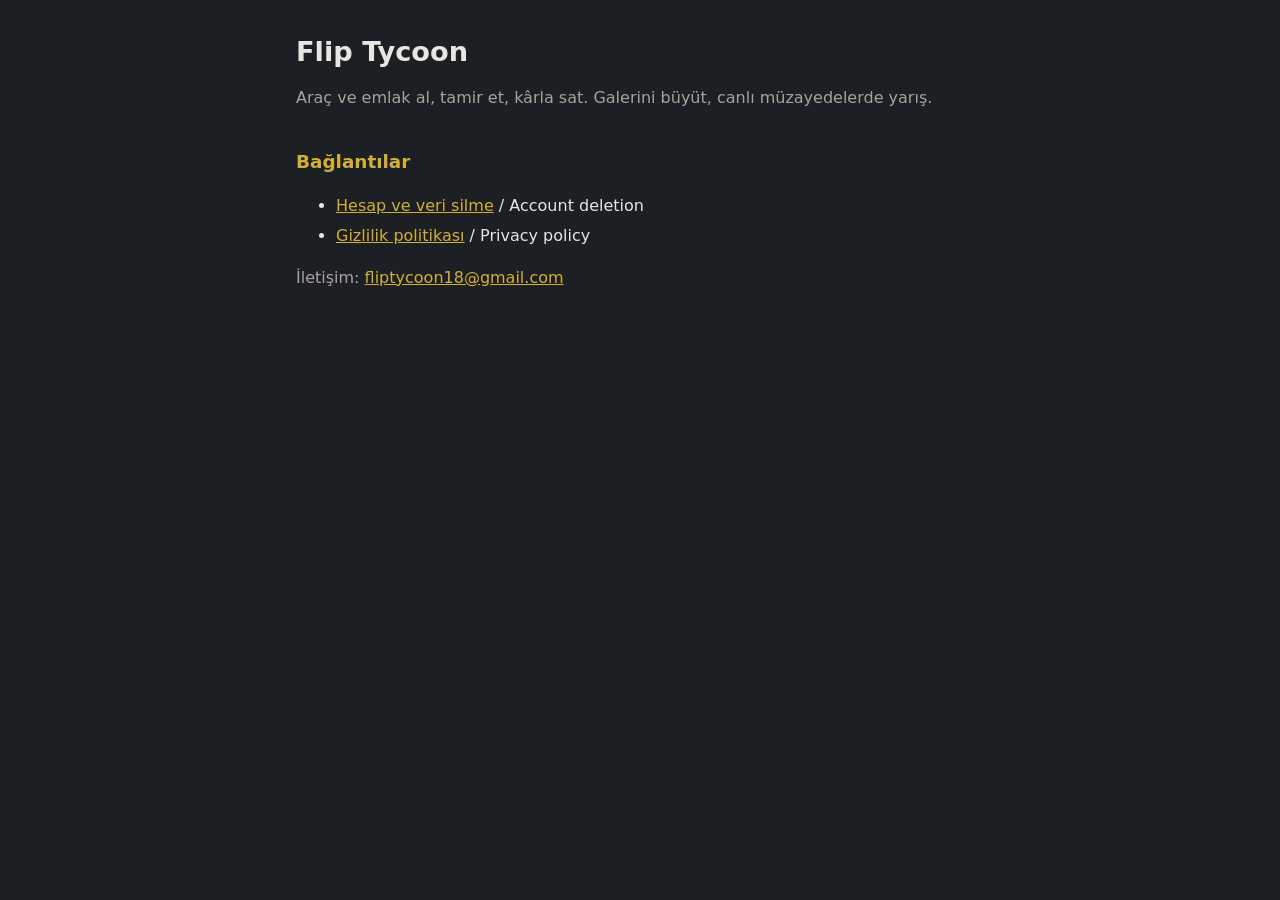
<file: index.html>
<!doctype html>
<html lang="tr">
<head>
<meta charset="utf-8">
<meta name="viewport" content="width=device-width, initial-scale=1">
<title>Flip Tycoon</title>
<meta name="description" content="Flip Tycoon — araç ve emlak al-sat oyunu">
<link rel="stylesheet" href="style.css">
</head>
<body>
<main>
  <h1>Flip Tycoon</h1>
  <p class="lead">Araç ve emlak al, tamir et, kârla sat. Galerini büyüt, canlı müzayedelerde yarış.</p>
  <h2>Bağlantılar</h2>
  <ul>
    <li><a href="delete-account.html">Hesap ve veri silme</a> / Account deletion</li>
    <li><a href="privacy.html">Gizlilik politikası</a> / Privacy policy</li>
  </ul>
  <p class="lead">İletişim: <a class="mail" href="mailto:fliptycoon18@gmail.com">fliptycoon18@gmail.com</a></p>
</main>
</body>
</html>
</file>
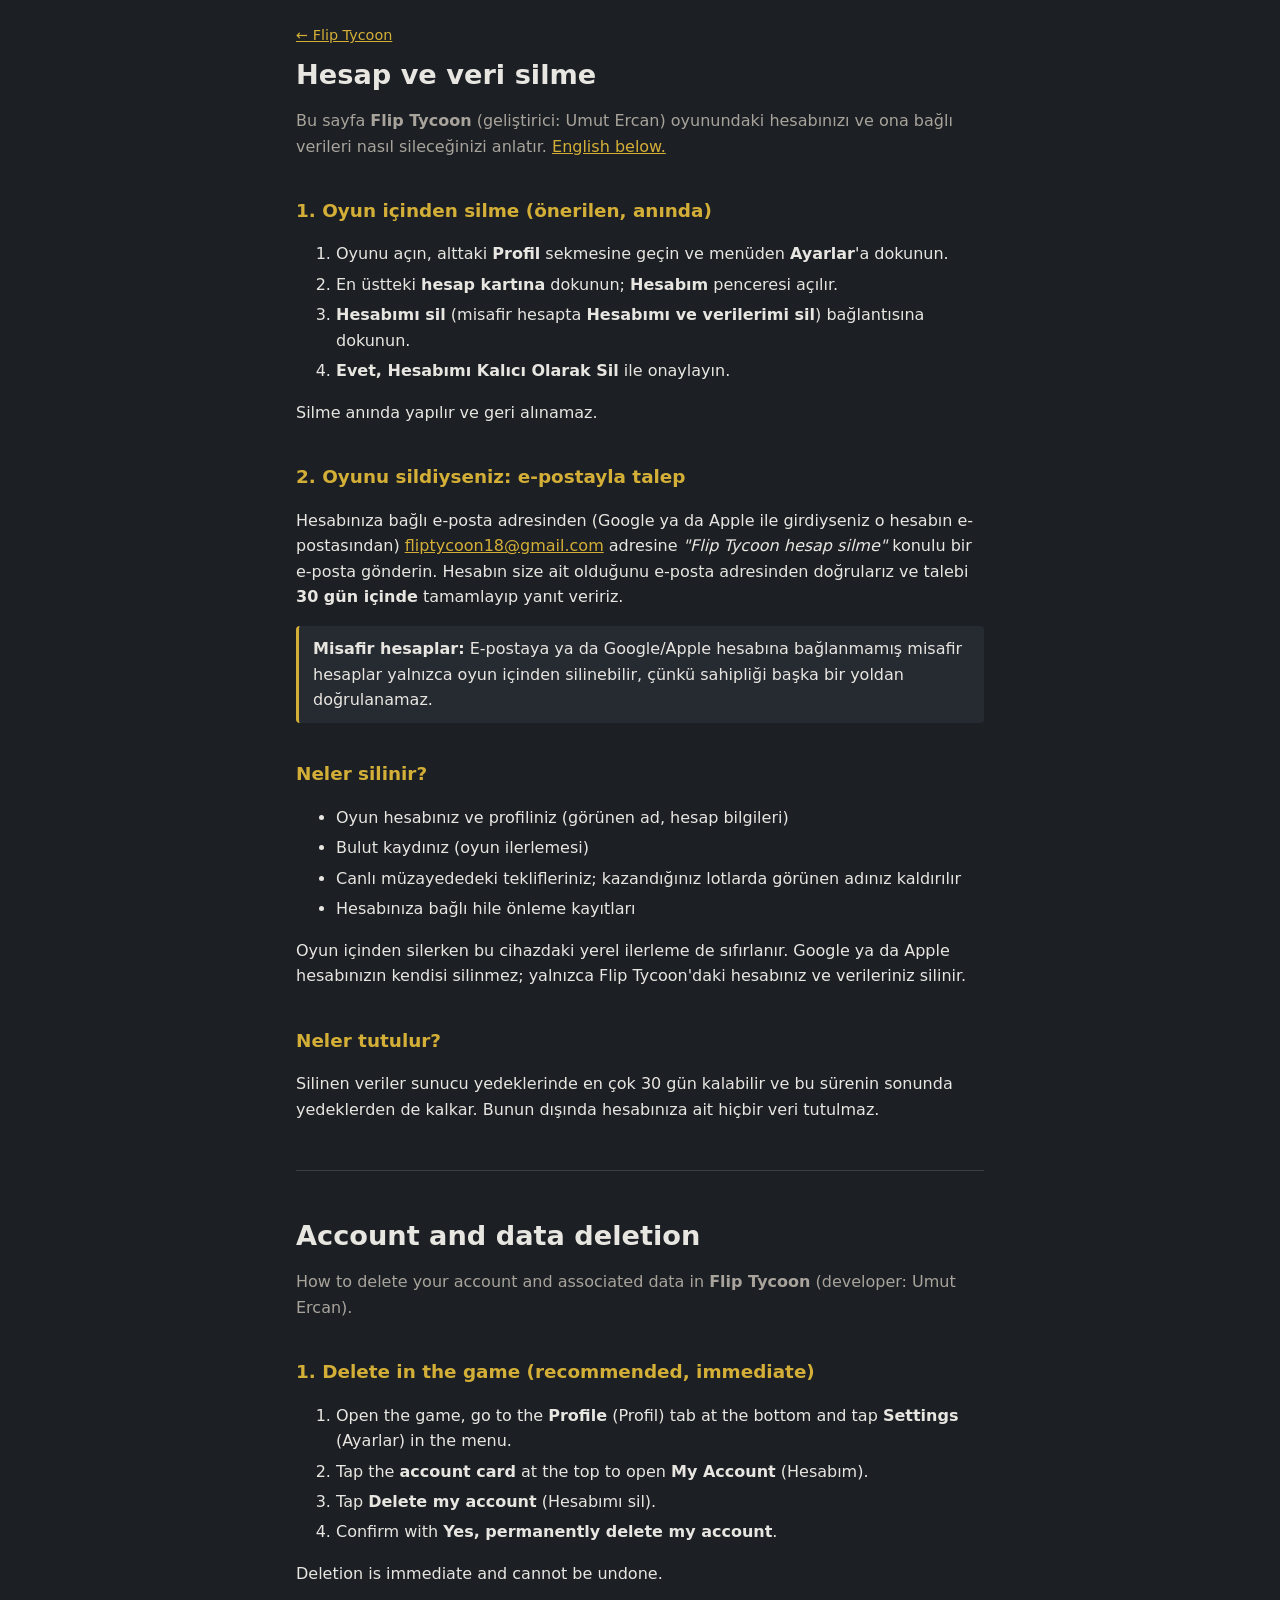
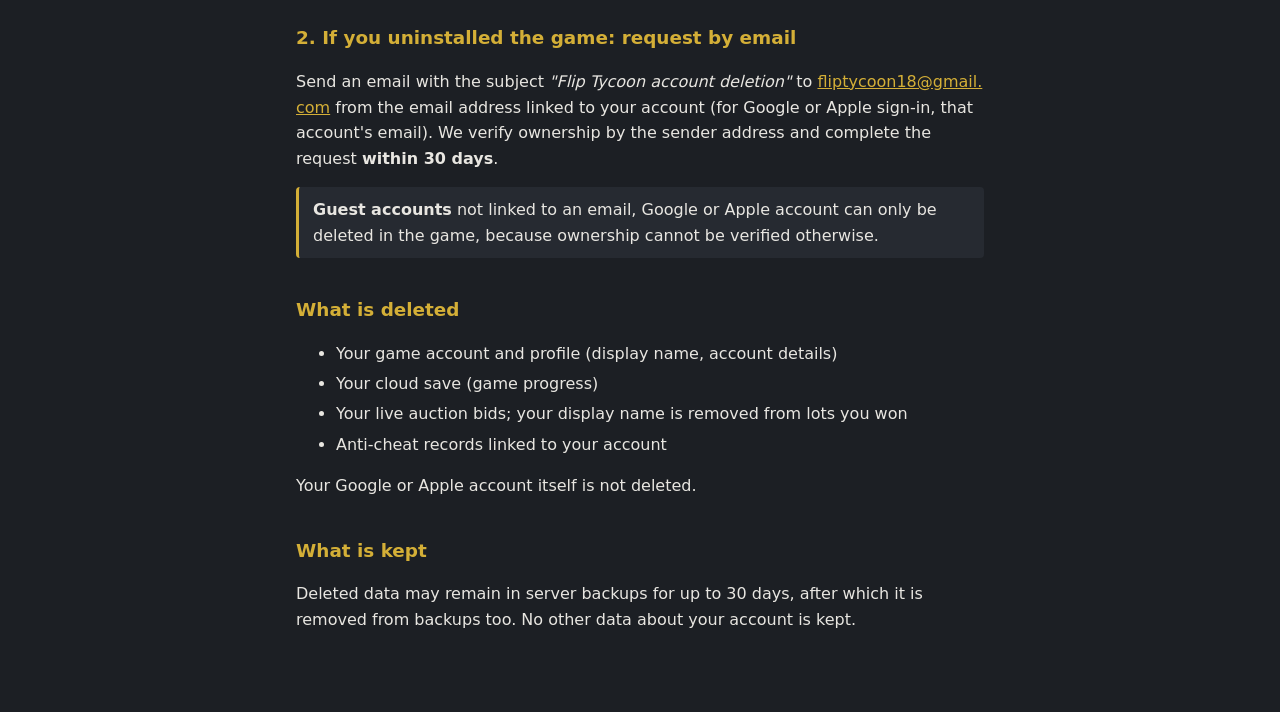
<file: delete-account.html>
<!doctype html>
<html lang="tr">
<head>
<meta charset="utf-8">
<meta name="viewport" content="width=device-width, initial-scale=1">
<title>Hesap Silme — Flip Tycoon</title>
<meta name="description" content="Flip Tycoon hesabınızı ve verilerinizi silme">
<link rel="stylesheet" href="style.css">
</head>
<body>
<main>
  <p class="back"><a href="./">← Flip Tycoon</a></p>
  <h1>Hesap ve veri silme</h1>
  <p class="lead">Bu sayfa <strong>Flip Tycoon</strong> (geliştirici: Umut Ercan) oyunundaki hesabınızı ve ona bağlı verileri nasıl sileceğinizi anlatır. <a href="#en">English below.</a></p>

  <h2>1. Oyun içinden silme (önerilen, anında)</h2>
  <ol>
    <li>Oyunu açın, alttaki <strong>Profil</strong> sekmesine geçin ve menüden <strong>Ayarlar</strong>'a dokunun.</li>
    <li>En üstteki <strong>hesap kartına</strong> dokunun; <strong>Hesabım</strong> penceresi açılır.</li>
    <li><strong>Hesabımı sil</strong> (misafir hesapta <strong>Hesabımı ve verilerimi sil</strong>) bağlantısına dokunun.</li>
    <li><strong>Evet, Hesabımı Kalıcı Olarak Sil</strong> ile onaylayın.</li>
  </ol>
  <p>Silme anında yapılır ve geri alınamaz.</p>

  <h2>2. Oyunu sildiyseniz: e-postayla talep</h2>
  <p>Hesabınıza bağlı e-posta adresinden (Google ya da Apple ile girdiyseniz o hesabın e-postasından) <a class="mail" href="mailto:fliptycoon18@gmail.com?subject=Flip%20Tycoon%20hesap%20silme">fliptycoon18@gmail.com</a> adresine <em>"Flip Tycoon hesap silme"</em> konulu bir e-posta gönderin. Hesabın size ait olduğunu e-posta adresinden doğrularız ve talebi <strong>30 gün içinde</strong> tamamlayıp yanıt veririz.</p>
  <p class="note"><strong>Misafir hesaplar:</strong> E-postaya ya da Google/Apple hesabına bağlanmamış misafir hesaplar yalnızca oyun içinden silinebilir, çünkü sahipliği başka bir yoldan doğrulanamaz.</p>

  <h2>Neler silinir?</h2>
  <ul>
    <li>Oyun hesabınız ve profiliniz (görünen ad, hesap bilgileri)</li>
    <li>Bulut kaydınız (oyun ilerlemesi)</li>
    <li>Canlı müzayededeki teklifleriniz; kazandığınız lotlarda görünen adınız kaldırılır</li>
    <li>Hesabınıza bağlı hile önleme kayıtları</li>
  </ul>
  <p>Oyun içinden silerken bu cihazdaki yerel ilerleme de sıfırlanır. Google ya da Apple hesabınızın kendisi silinmez; yalnızca Flip Tycoon'daki hesabınız ve verileriniz silinir.</p>

  <h2>Neler tutulur?</h2>
  <p>Silinen veriler sunucu yedeklerinde en çok 30 gün kalabilir ve bu sürenin sonunda yedeklerden de kalkar. Bunun dışında hesabınıza ait hiçbir veri tutulmaz.</p>

  <hr>

  <section id="en" lang="en">
    <h1>Account and data deletion</h1>
    <p class="lead">How to delete your account and associated data in <strong>Flip Tycoon</strong> (developer: Umut Ercan).</p>

    <h2>1. Delete in the game (recommended, immediate)</h2>
    <ol>
      <li>Open the game, go to the <strong>Profile</strong> (Profil) tab at the bottom and tap <strong>Settings</strong> (Ayarlar) in the menu.</li>
      <li>Tap the <strong>account card</strong> at the top to open <strong>My Account</strong> (Hesabım).</li>
      <li>Tap <strong>Delete my account</strong> (Hesabımı sil).</li>
      <li>Confirm with <strong>Yes, permanently delete my account</strong>.</li>
    </ol>
    <p>Deletion is immediate and cannot be undone.</p>

    <h2>2. If you uninstalled the game: request by email</h2>
    <p>Send an email with the subject <em>"Flip Tycoon account deletion"</em> to <a class="mail" href="mailto:fliptycoon18@gmail.com?subject=Flip%20Tycoon%20account%20deletion">fliptycoon18@gmail.com</a> from the email address linked to your account (for Google or Apple sign-in, that account's email). We verify ownership by the sender address and complete the request <strong>within 30 days</strong>.</p>
    <p class="note"><strong>Guest accounts</strong> not linked to an email, Google or Apple account can only be deleted in the game, because ownership cannot be verified otherwise.</p>

    <h2>What is deleted</h2>
    <ul>
      <li>Your game account and profile (display name, account details)</li>
      <li>Your cloud save (game progress)</li>
      <li>Your live auction bids; your display name is removed from lots you won</li>
      <li>Anti-cheat records linked to your account</li>
    </ul>
    <p>Your Google or Apple account itself is not deleted.</p>

    <h2>What is kept</h2>
    <p>Deleted data may remain in server backups for up to 30 days, after which it is removed from backups too. No other data about your account is kept.</p>
  </section>
</main>
</body>
</html>
</file>
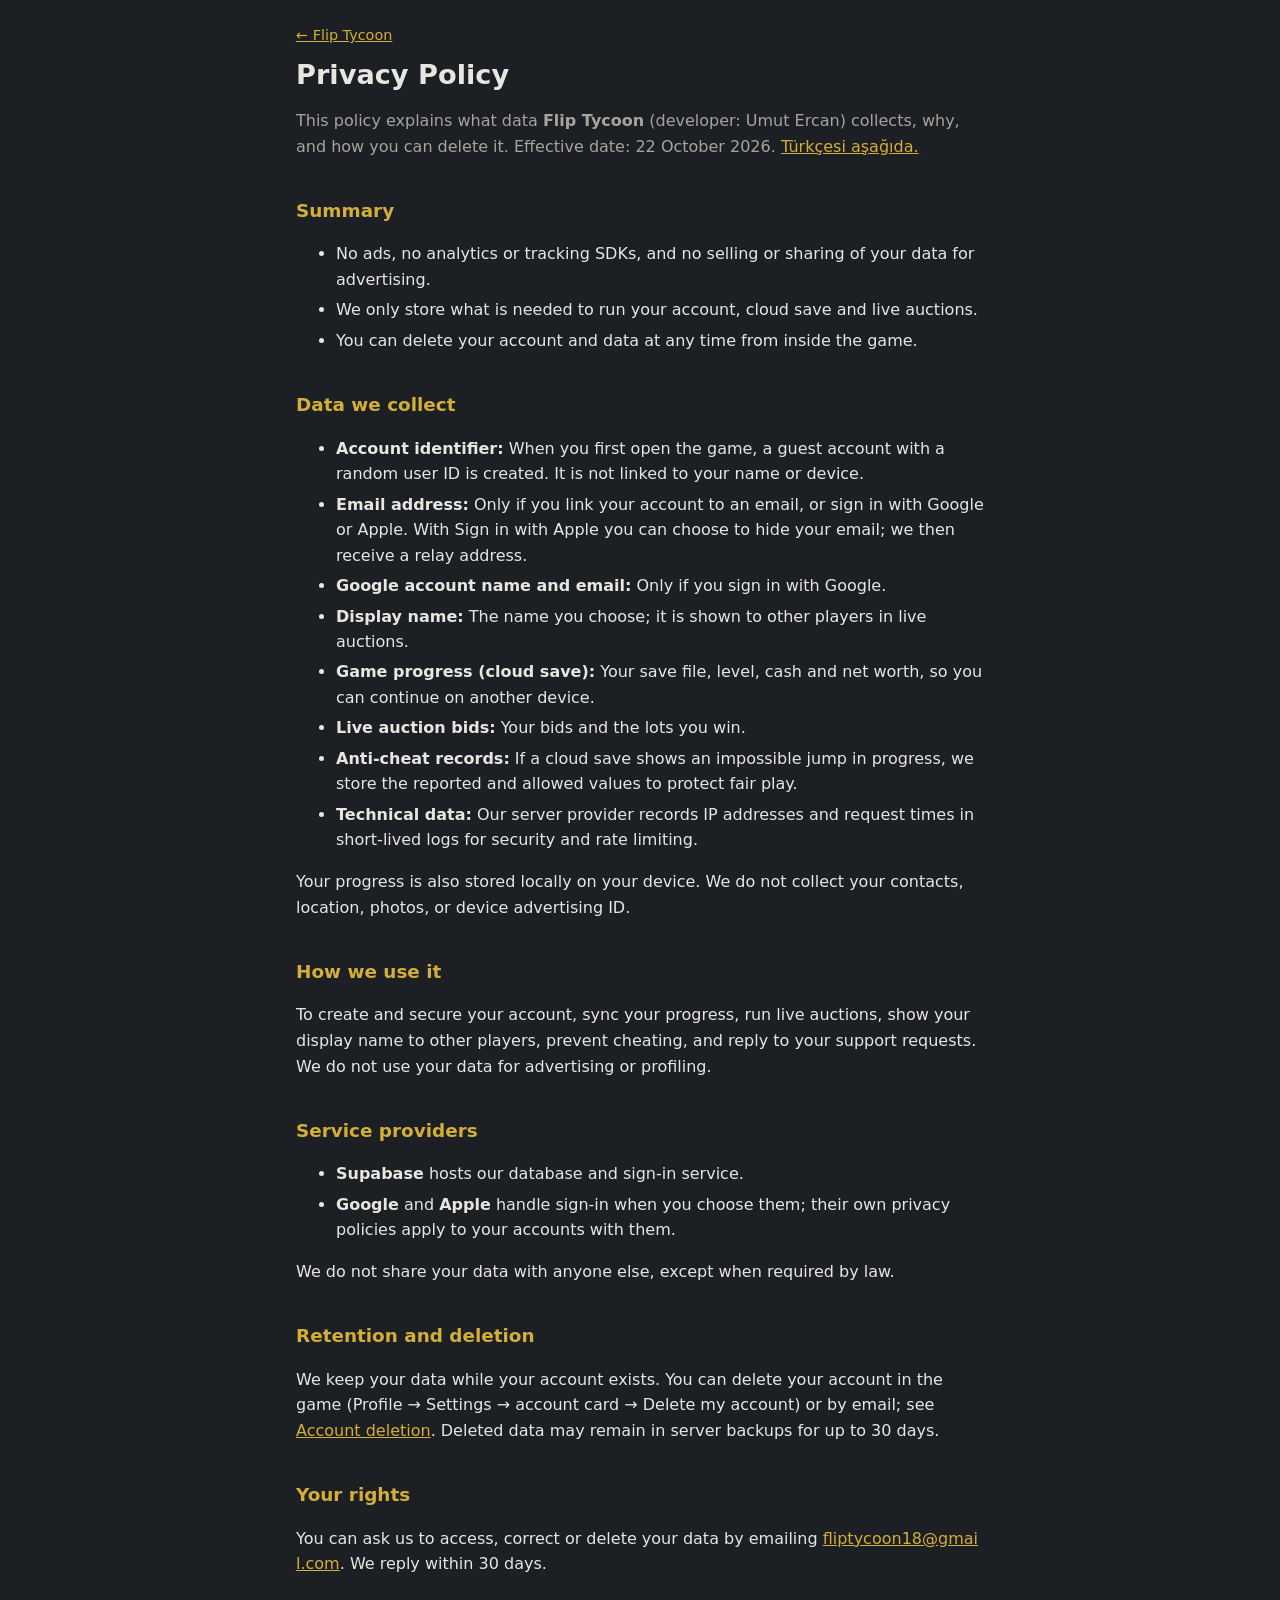
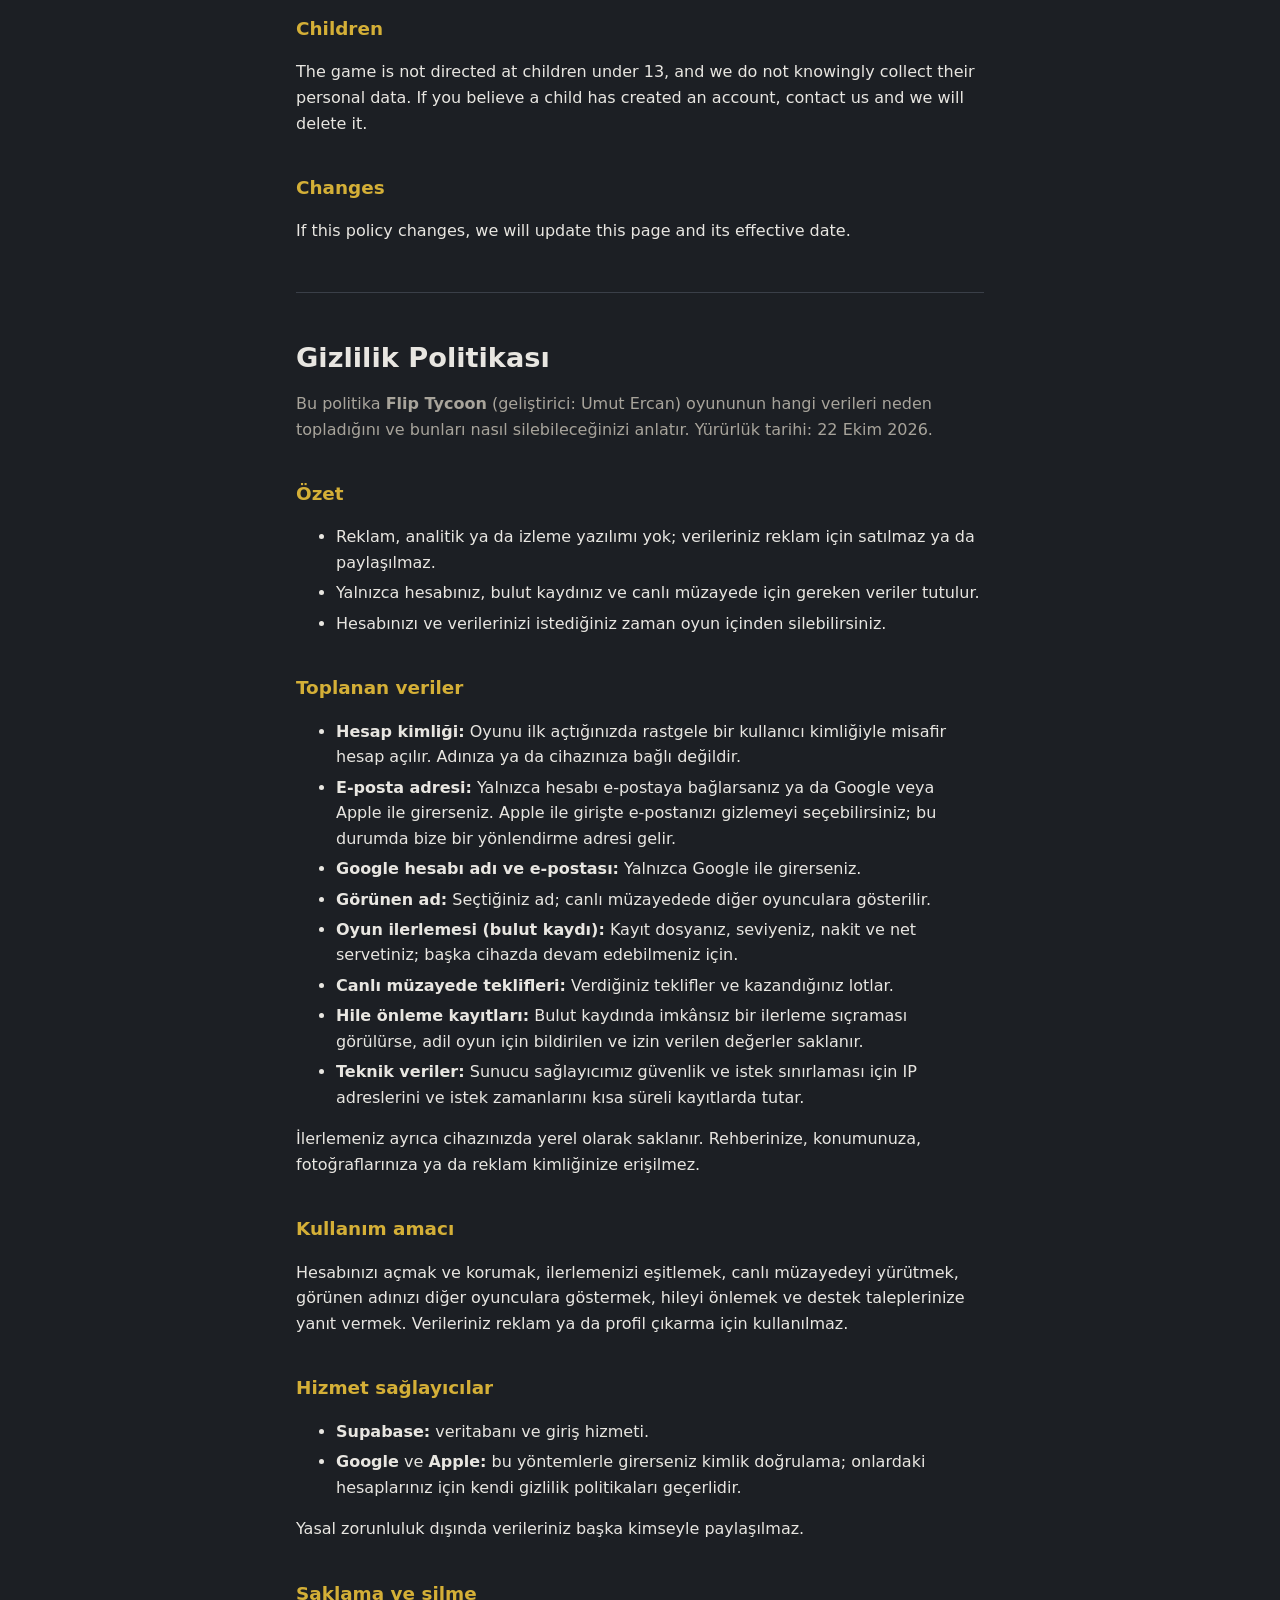
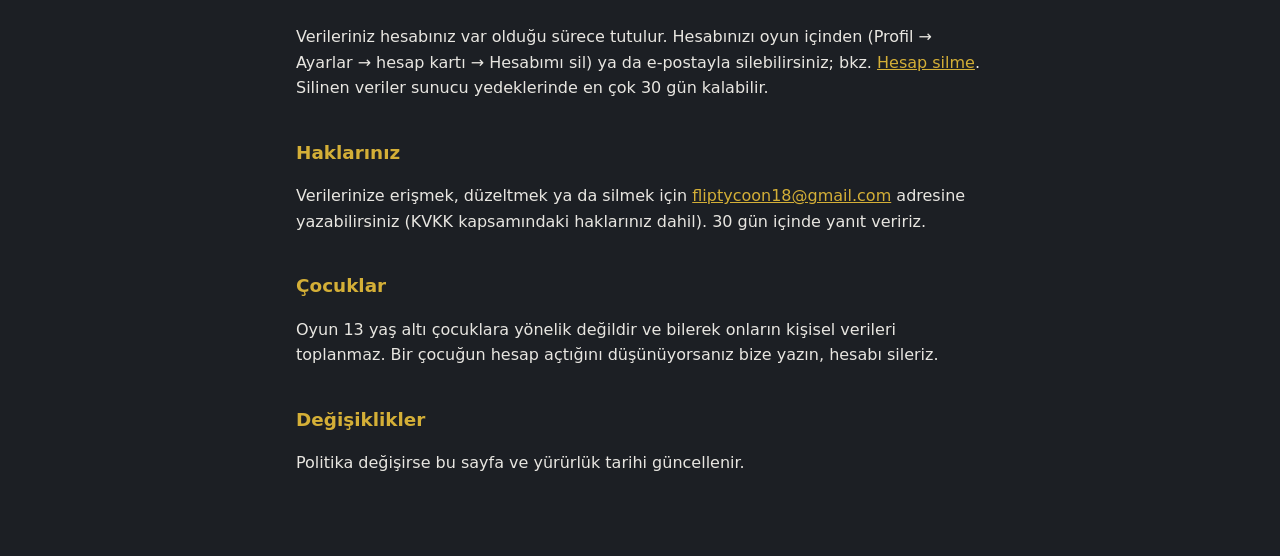
<file: privacy.html>
<!doctype html>
<html lang="en">
<head>
<meta charset="utf-8">
<meta name="viewport" content="width=device-width, initial-scale=1">
<title>Privacy Policy — Flip Tycoon</title>
<meta name="description" content="Flip Tycoon privacy policy / gizlilik politikası">
<link rel="stylesheet" href="style.css">
</head>
<body>
<main>
  <p class="back"><a href="./">← Flip Tycoon</a></p>
  <h1>Privacy Policy</h1>
  <p class="lead">This policy explains what data <strong>Flip Tycoon</strong> (developer: Umut Ercan) collects, why, and how you can delete it. Effective date: 22 October 2026. <a href="#tr">Türkçesi aşağıda.</a></p>

  <h2>Summary</h2>
  <ul>
    <li>No ads, no analytics or tracking SDKs, and no selling or sharing of your data for advertising.</li>
    <li>We only store what is needed to run your account, cloud save and live auctions.</li>
    <li>You can delete your account and data at any time from inside the game.</li>
  </ul>

  <h2>Data we collect</h2>
  <ul>
    <li><strong>Account identifier:</strong> When you first open the game, a guest account with a random user ID is created. It is not linked to your name or device.</li>
    <li><strong>Email address:</strong> Only if you link your account to an email, or sign in with Google or Apple. With Sign in with Apple you can choose to hide your email; we then receive a relay address.</li>
    <li><strong>Google account name and email:</strong> Only if you sign in with Google.</li>
    <li><strong>Display name:</strong> The name you choose; it is shown to other players in live auctions.</li>
    <li><strong>Game progress (cloud save):</strong> Your save file, level, cash and net worth, so you can continue on another device.</li>
    <li><strong>Live auction bids:</strong> Your bids and the lots you win.</li>
    <li><strong>Anti-cheat records:</strong> If a cloud save shows an impossible jump in progress, we store the reported and allowed values to protect fair play.</li>
    <li><strong>Technical data:</strong> Our server provider records IP addresses and request times in short-lived logs for security and rate limiting.</li>
  </ul>
  <p>Your progress is also stored locally on your device. We do not collect your contacts, location, photos, or device advertising ID.</p>

  <h2>How we use it</h2>
  <p>To create and secure your account, sync your progress, run live auctions, show your display name to other players, prevent cheating, and reply to your support requests. We do not use your data for advertising or profiling.</p>

  <h2>Service providers</h2>
  <ul>
    <li><strong>Supabase</strong> hosts our database and sign-in service.</li>
    <li><strong>Google</strong> and <strong>Apple</strong> handle sign-in when you choose them; their own privacy policies apply to your accounts with them.</li>
  </ul>
  <p>We do not share your data with anyone else, except when required by law.</p>

  <h2>Retention and deletion</h2>
  <p>We keep your data while your account exists. You can delete your account in the game (Profile → Settings → account card → Delete my account) or by email; see <a href="delete-account.html">Account deletion</a>. Deleted data may remain in server backups for up to 30 days.</p>

  <h2>Your rights</h2>
  <p>You can ask us to access, correct or delete your data by emailing <a class="mail" href="mailto:fliptycoon18@gmail.com?subject=Flip%20Tycoon%20privacy">fliptycoon18@gmail.com</a>. We reply within 30 days.</p>

  <h2>Children</h2>
  <p>The game is not directed at children under 13, and we do not knowingly collect their personal data. If you believe a child has created an account, contact us and we will delete it.</p>

  <h2>Changes</h2>
  <p>If this policy changes, we will update this page and its effective date.</p>

  <hr>

  <section id="tr" lang="tr">
    <h1>Gizlilik Politikası</h1>
    <p class="lead">Bu politika <strong>Flip Tycoon</strong> (geliştirici: Umut Ercan) oyununun hangi verileri neden topladığını ve bunları nasıl silebileceğinizi anlatır. Yürürlük tarihi: 22 Ekim 2026.</p>

    <h2>Özet</h2>
    <ul>
      <li>Reklam, analitik ya da izleme yazılımı yok; verileriniz reklam için satılmaz ya da paylaşılmaz.</li>
      <li>Yalnızca hesabınız, bulut kaydınız ve canlı müzayede için gereken veriler tutulur.</li>
      <li>Hesabınızı ve verilerinizi istediğiniz zaman oyun içinden silebilirsiniz.</li>
    </ul>

    <h2>Toplanan veriler</h2>
    <ul>
      <li><strong>Hesap kimliği:</strong> Oyunu ilk açtığınızda rastgele bir kullanıcı kimliğiyle misafir hesap açılır. Adınıza ya da cihazınıza bağlı değildir.</li>
      <li><strong>E-posta adresi:</strong> Yalnızca hesabı e-postaya bağlarsanız ya da Google veya Apple ile girerseniz. Apple ile girişte e-postanızı gizlemeyi seçebilirsiniz; bu durumda bize bir yönlendirme adresi gelir.</li>
      <li><strong>Google hesabı adı ve e-postası:</strong> Yalnızca Google ile girerseniz.</li>
      <li><strong>Görünen ad:</strong> Seçtiğiniz ad; canlı müzayedede diğer oyunculara gösterilir.</li>
      <li><strong>Oyun ilerlemesi (bulut kaydı):</strong> Kayıt dosyanız, seviyeniz, nakit ve net servetiniz; başka cihazda devam edebilmeniz için.</li>
      <li><strong>Canlı müzayede teklifleri:</strong> Verdiğiniz teklifler ve kazandığınız lotlar.</li>
      <li><strong>Hile önleme kayıtları:</strong> Bulut kaydında imkânsız bir ilerleme sıçraması görülürse, adil oyun için bildirilen ve izin verilen değerler saklanır.</li>
      <li><strong>Teknik veriler:</strong> Sunucu sağlayıcımız güvenlik ve istek sınırlaması için IP adreslerini ve istek zamanlarını kısa süreli kayıtlarda tutar.</li>
    </ul>
    <p>İlerlemeniz ayrıca cihazınızda yerel olarak saklanır. Rehberinize, konumunuza, fotoğraflarınıza ya da reklam kimliğinize erişilmez.</p>

    <h2>Kullanım amacı</h2>
    <p>Hesabınızı açmak ve korumak, ilerlemenizi eşitlemek, canlı müzayedeyi yürütmek, görünen adınızı diğer oyunculara göstermek, hileyi önlemek ve destek taleplerinize yanıt vermek. Verileriniz reklam ya da profil çıkarma için kullanılmaz.</p>

    <h2>Hizmet sağlayıcılar</h2>
    <ul>
      <li><strong>Supabase:</strong> veritabanı ve giriş hizmeti.</li>
      <li><strong>Google</strong> ve <strong>Apple:</strong> bu yöntemlerle girerseniz kimlik doğrulama; onlardaki hesaplarınız için kendi gizlilik politikaları geçerlidir.</li>
    </ul>
    <p>Yasal zorunluluk dışında verileriniz başka kimseyle paylaşılmaz.</p>

    <h2>Saklama ve silme</h2>
    <p>Verileriniz hesabınız var olduğu sürece tutulur. Hesabınızı oyun içinden (Profil → Ayarlar → hesap kartı → Hesabımı sil) ya da e-postayla silebilirsiniz; bkz. <a href="delete-account.html">Hesap silme</a>. Silinen veriler sunucu yedeklerinde en çok 30 gün kalabilir.</p>

    <h2>Haklarınız</h2>
    <p>Verilerinize erişmek, düzeltmek ya da silmek için <a class="mail" href="mailto:fliptycoon18@gmail.com?subject=Flip%20Tycoon%20gizlilik">fliptycoon18@gmail.com</a> adresine yazabilirsiniz (KVKK kapsamındaki haklarınız dahil). 30 gün içinde yanıt veririz.</p>

    <h2>Çocuklar</h2>
    <p>Oyun 13 yaş altı çocuklara yönelik değildir ve bilerek onların kişisel verileri toplanmaz. Bir çocuğun hesap açtığını düşünüyorsanız bize yazın, hesabı sileriz.</p>

    <h2>Değişiklikler</h2>
    <p>Politika değişirse bu sayfa ve yürürlük tarihi güncellenir.</p>
  </section>
</main>
</body>
</html>
</file>
<file: style.css>
:root {
  --bg: #1c1f24;
  --panel: #262a31;
  --text: #e8e6e1;
  --muted: #a8a49b;
  --gold: #d4af37;
  --line: #3a3f48;
}
* { box-sizing: border-box; }
body {
  margin: 0;
  background: var(--bg);
  color: var(--text);
  font: 16px/1.6 system-ui, -apple-system, "Segoe UI", Roboto, sans-serif;
}
main { max-width: 720px; margin: 0 auto; padding: 24px 16px 64px; }
h1 { font-size: 1.7rem; line-height: 1.25; margin: 0.4em 0; }
h2 { font-size: 1.15rem; color: var(--gold); margin-top: 2em; }
a { color: var(--gold); }
a.mail { word-break: break-all; }
.lead { color: var(--muted); }
.back { margin: 0; font-size: 0.9rem; }
.note { background: var(--panel); border-left: 3px solid var(--gold); padding: 10px 14px; border-radius: 4px; }
hr { border: 0; border-top: 1px solid var(--line); margin: 3em 0; }
li { margin: 0.3em 0; }
</file>
